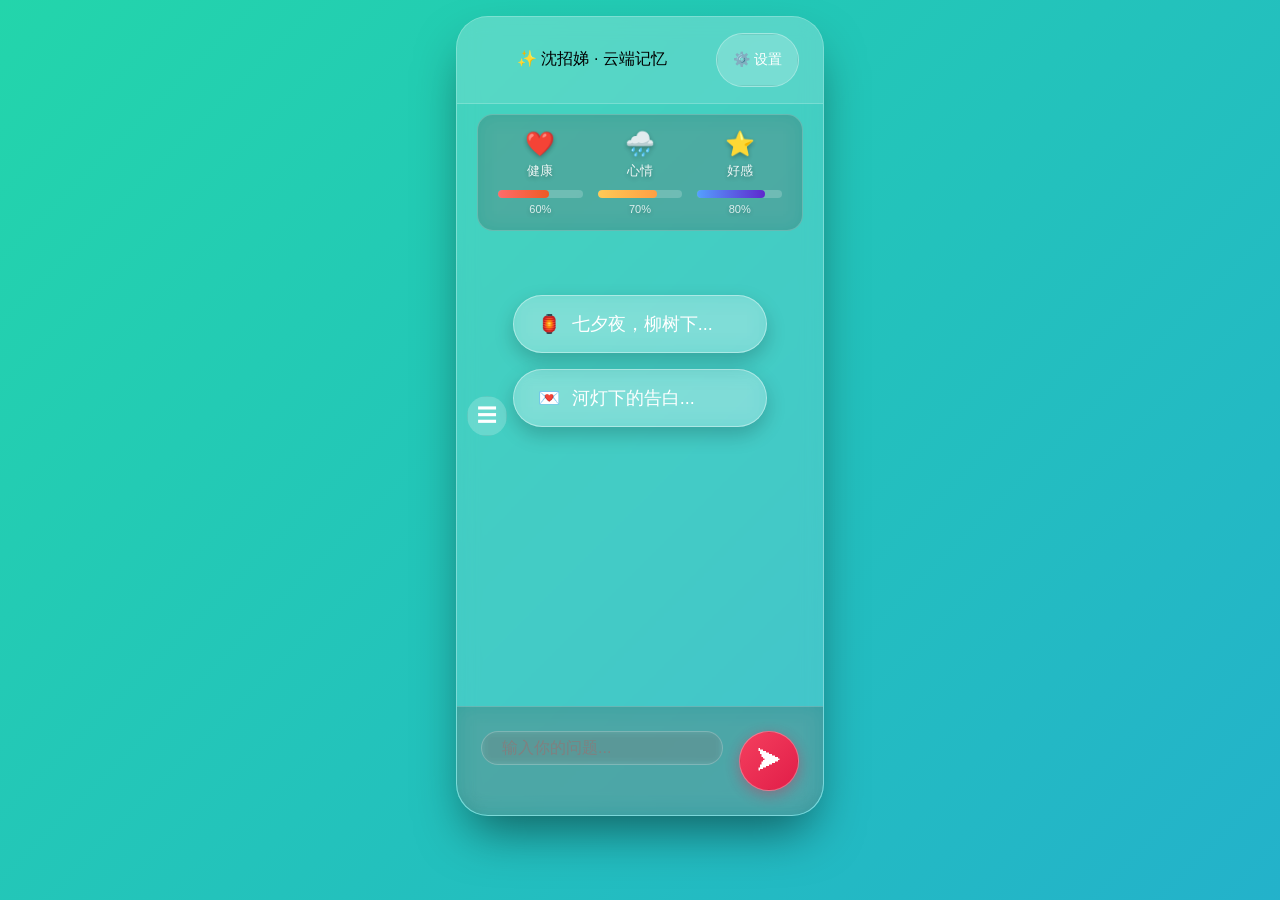
<file: index.html>
<!DOCTYPE html>
<html lang="zh-CN">
  <head>
    <link rel="stylesheet" href="./assets/uni.e5acbbb6.css">

    <meta charset="UTF-8" />
    <script>
      var coverSupport = 'CSS' in window && typeof CSS.supports === 'function' && (CSS.supports('top: env(a)') ||
        CSS.supports('top: constant(a)'))
      document.write(
        '<meta name="viewport" content="width=device-width, user-scalable=no, initial-scale=1.0, maximum-scale=1.0, minimum-scale=1.0' +
        (coverSupport ? ', viewport-fit=cover' : '') + '" />')
    </script>
    <title>shenzhaodi-houduan</title>
    <!--preload-links-->
    <!--app-context-->
    <script type="module" crossorigin src="./assets/index-sdEywEzA.js"></script>
    <link rel="stylesheet" crossorigin href="./assets/index-4vfk8W3U.css">
  </head>
  <body>
    <div id="app"><!--app-html--></div>
  </body>
</html>
</file>
<file: assets/uni.e5acbbb6.css>
uni-button{position:relative;display:block;margin-left:auto;margin-right:auto;padding-left:14px;padding-right:14px;box-sizing:border-box;font-size:18px;text-align:center;text-decoration:none;line-height:2.55555556;border-radius:5px;-webkit-tap-highlight-color:transparent;overflow:hidden;color:#000;background-color:#f8f8f8;cursor:pointer}uni-button[hidden]{display:none!important}uni-button:after{content:" ";width:200%;height:200%;position:absolute;top:0;left:0;border:1px solid rgba(0,0,0,.2);transform:scale(.5);transform-origin:0 0;box-sizing:border-box;border-radius:10px}uni-button[native]{padding-left:0;padding-right:0}uni-button[native] .uni-button-cover-view-wrapper{border:inherit;border-color:inherit;border-radius:inherit;background-color:inherit}uni-button[native] .uni-button-cover-view-inner{padding-left:14px;padding-right:14px}uni-button uni-cover-view{line-height:inherit;white-space:inherit}uni-button[type=default]{color:#000;background-color:#f8f8f8}uni-button[type=primary]{color:#fff;background-color:#007aff}uni-button[type=warn]{color:#fff;background-color:#e64340}uni-button[disabled]{color:rgba(255,255,255,.6);cursor:not-allowed}uni-button[disabled][type=default],uni-button[disabled]:not([type]){color:rgba(0,0,0,.3);background-color:#f7f7f7}uni-button[disabled][type=primary]{background-color:rgba(0,122,255,.6)}uni-button[disabled][type=warn]{background-color:#ec8b89}uni-button[type=primary][plain]{color:#007aff;border:1px solid #007aff;background-color:transparent}uni-button[type=primary][plain][disabled]{color:rgba(0,0,0,.2);border-color:rgba(0,0,0,.2)}uni-button[type=primary][plain]:after{border-width:0}uni-button[type=default][plain]{color:#353535;border:1px solid #353535;background-color:transparent}uni-button[type=default][plain][disabled]{color:rgba(0,0,0,.2);border-color:rgba(0,0,0,.2)}uni-button[type=default][plain]:after{border-width:0}uni-button[plain]{color:#353535;border:1px solid #353535;background-color:transparent}uni-button[plain][disabled]{color:rgba(0,0,0,.2);border-color:rgba(0,0,0,.2)}uni-button[plain]:after{border-width:0}uni-button[plain][native] .uni-button-cover-view-inner{padding:0}uni-button[type=warn][plain]{color:#e64340;border:1px solid #e64340;background-color:transparent}uni-button[type=warn][plain][disabled]{color:rgba(0,0,0,.2);border-color:rgba(0,0,0,.2)}uni-button[type=warn][plain]:after{border-width:0}uni-button[size=mini]{display:inline-block;line-height:2.3;font-size:13px;padding:0 1.34em}uni-button[size=mini][native]{padding:0}uni-button[size=mini][native] .uni-button-cover-view-inner{padding:0 1.34em}uni-button[loading]:not([disabled]){cursor:progress}uni-button[loading]:before{content:" ";display:inline-block;width:18px;height:18px;vertical-align:middle;animation:uni-loading 1s steps(12,end) infinite;background-size:100%}uni-button[loading][type=primary]{color:rgba(255,255,255,.6);background-color:#0062cc}uni-button[loading][type=primary][plain]{color:#007aff;background-color:transparent}uni-button[loading][type=default]{color:rgba(0,0,0,.6);background-color:#dedede}uni-button[loading][type=default][plain]{color:#353535;background-color:transparent}uni-button[loading][type=warn]{color:rgba(255,255,255,.6);background-color:#ce3c39}uni-button[loading][type=warn][plain]{color:#e64340;background-color:transparent}uni-button[loading][native]:before{content:none}.button-hover{color:rgba(0,0,0,.6);background-color:#dedede}.button-hover[plain]{color:rgba(53,53,53,.6);border-color:rgba(53,53,53,.6);background-color:transparent}.button-hover[type=primary]{color:rgba(255,255,255,.6);background-color:#0062cc}.button-hover[type=primary][plain]{color:rgba(0,122,255,.6);border-color:rgba(0,122,255,.6);background-color:transparent}.button-hover[type=default]{color:rgba(0,0,0,.6);background-color:#dedede}.button-hover[type=default][plain]{color:rgba(53,53,53,.6);border-color:rgba(53,53,53,.6);background-color:transparent}.button-hover[type=warn]{color:rgba(255,255,255,.6);background-color:#ce3c39}.button-hover[type=warn][plain]{color:rgba(230,67,64,.6);border-color:rgba(230,67,64,.6);background-color:transparent}uni-input{display:block;font-size:16px;line-height:1.4em;height:1.4em;min-height:1.4em;overflow:hidden}uni-input[hidden]{display:none}.uni-input-wrapper,.uni-input-placeholder,.uni-input-form,.uni-input-input{outline:none;border:none;padding:0;margin:0;text-decoration:inherit}.uni-input-wrapper,.uni-input-form{display:flex;position:relative;width:100%;height:100%;flex-direction:column;justify-content:center}.uni-input-placeholder,.uni-input-input{width:100%}.uni-input-placeholder{position:absolute;top:auto!important;left:0;color:gray;overflow:hidden;text-overflow:clip;white-space:pre;word-break:keep-all;pointer-events:none;line-height:inherit}.uni-input-input{position:relative;display:block;height:100%;background:none;color:inherit;opacity:1;font:inherit;line-height:inherit;letter-spacing:inherit;text-align:inherit;text-indent:inherit;text-transform:inherit;text-shadow:inherit}.uni-input-input[type=search]::-webkit-search-cancel-button,.uni-input-input[type=search]::-webkit-search-decoration{display:none}.uni-input-input::-webkit-outer-spin-button,.uni-input-input::-webkit-inner-spin-button{-webkit-appearance:none;appearance:none;margin:0}.uni-input-input[type=number]{-moz-appearance:textfield}.uni-input-input:disabled{-webkit-text-fill-color:currentcolor}.uni-scroll-view-refresher{position:relative;overflow:hidden;flex-shrink:0}.uni-scroll-view-refresher-container{position:absolute;width:100%;bottom:0;display:flex;flex-direction:column-reverse}.uni-scroll-view-refresh{position:absolute;top:0;left:0;right:0;bottom:0;display:flex;flex-direction:row;justify-content:center;align-items:center}.uni-scroll-view-refresh-inner{display:flex;align-items:center;justify-content:center;line-height:0;width:40px;height:40px;border-radius:50%;background-color:#fff;box-shadow:0 1px 6px rgba(0,0,0,.118),0 1px 4px rgba(0,0,0,.118)}.uni-scroll-view-refresh__spinner{transform-origin:center center;animation:uni-scroll-view-refresh-rotate 2s linear infinite}.uni-scroll-view-refresh__spinner>circle{stroke:currentColor;stroke-linecap:round;animation:uni-scroll-view-refresh-dash 2s linear infinite}@keyframes uni-scroll-view-refresh-rotate{0%{transform:rotate(0)}to{transform:rotate(360deg)}}@keyframes uni-scroll-view-refresh-dash{0%{stroke-dasharray:1,200;stroke-dashoffset:0}50%{stroke-dasharray:89,200;stroke-dashoffset:-35px}to{stroke-dasharray:89,200;stroke-dashoffset:-124px}}uni-scroll-view{display:block;width:100%}uni-scroll-view[hidden]{display:none}.uni-scroll-view{position:relative;-webkit-overflow-scrolling:touch;width:100%;height:100%;max-height:inherit}.uni-scroll-view-scrollbar-hidden::-webkit-scrollbar{display:none}.uni-scroll-view-scrollbar-hidden{-moz-scrollbars:none;scrollbar-width:none}.uni-scroll-view-content{width:100%;height:100%}uni-text[selectable]{cursor:auto;-webkit-user-select:text;user-select:text}uni-text{white-space:pre-line}uni-view{display:block}uni-view[hidden]{display:none}uni-modal{position:fixed;top:0;right:0;bottom:0;left:0;z-index:999;display:block;box-sizing:border-box}.uni-modal{position:fixed;z-index:999;width:80%;max-width:300px;top:50%;left:50%;transform:translate(-50%,-50%);background-color:#fff;text-align:center;border-radius:3px;overflow:hidden}.uni-modal *{box-sizing:border-box}.uni-modal__hd{padding:1em 1.6em .3em}.uni-modal__title{font-weight:400;font-size:18px;word-wrap:break-word;word-break:break-all;white-space:pre-wrap;overflow:hidden;text-overflow:ellipsis;display:-webkit-box;-webkit-line-clamp:2;-webkit-box-orient:vertical}.uni-modal__bd{padding:1.3em 1.6em;min-height:40px;font-size:15px;line-height:1.4;word-wrap:break-word;word-break:break-all;white-space:pre-wrap;color:#999;max-height:400px;overflow-x:hidden;overflow-y:auto}.uni-modal__textarea{resize:none;border:0;margin:0;width:90%;padding:10px;font-size:20px;outline:none;border:none;background-color:#eee;text-decoration:inherit;line-height:1.2}.uni-modal__ft{position:relative;line-height:48px;font-size:18px;display:flex}.uni-modal__ft:after{content:" ";position:absolute;left:0;top:0;right:0;height:1px;border-top:1px solid #d5d5d6;color:#d5d5d6;transform-origin:0 0;transform:scaleY(.5)}.uni-modal__btn{display:block;flex:1;color:#3cc51f;text-decoration:none;-webkit-tap-highlight-color:rgba(0,0,0,0);position:relative;cursor:pointer}.uni-modal__btn:active{background-color:#eee}.uni-modal__btn:after{content:" ";position:absolute;left:0;top:0;width:1px;bottom:0;border-left:1px solid #d5d5d6;color:#d5d5d6;transform-origin:0 0;transform:scaleX(.5)}.uni-modal__btn:first-child:after{display:none}.uni-modal__btn_default{color:#353535}.uni-modal__btn_primary{color:#007aff}uni-toast{position:fixed;top:0;right:0;bottom:0;left:0;z-index:999;display:block;box-sizing:border-box;pointer-events:none;font-size:16px}.uni-sample-toast{position:fixed;z-index:999;top:50%;left:50%;transform:translate(-50%,-50%);text-align:center;max-width:80%}.uni-simple-toast__text{display:inline-block;vertical-align:middle;color:#fff;background-color:rgba(17,17,17,.7);padding:10px 20px;border-radius:5px;font-size:13px;text-align:center;max-width:100%;word-break:break-word;white-space:normal}uni-toast .uni-mask{pointer-events:auto}.uni-toast{position:fixed;z-index:999;width:8em;top:50%;left:50%;transform:translate(-50%,-50%);background:rgba(17,17,17,.7);text-align:center;border-radius:5px;color:#fff}.uni-toast *{box-sizing:border-box}.uni-toast__icon{margin:20px 0 0;width:38px!important;height:38px!important;vertical-align:baseline!important}.uni-icon_toast{margin:15px 0 0}.uni-icon_toast.uni-icon-success-no-circle:before{color:#fff;font-size:55px}.uni-icon_toast.uni-loading{margin:20px 0 0;width:38px;height:38px;vertical-align:baseline}.uni-toast__content{margin:0 0 15px}
</file>
<file: assets/index-4vfk8W3U.css>
*{margin:0;-webkit-tap-highlight-color:transparent}html,body{-webkit-user-select:none;user-select:none;width:100%;height:100%}body{overflow-x:hidden;font-size:16px}uni-app,uni-page,uni-page-wrapper,uni-page-body{display:block;box-sizing:border-box;width:100%}uni-page-wrapper{position:relative}#app,uni-app,uni-page,uni-page-wrapper{height:100%}.uni-mask{position:fixed;z-index:999;top:0;right:0;left:0;bottom:0;background:rgba(0,0,0,.5)}.uni-fade-enter-active,.uni-fade-leave-active{transition-duration:.25s;transition-property:opacity;transition-timing-function:ease}.uni-fade-enter-from,.uni-fade-leave-active{opacity:0}.uni-loading,uni-button[loading]:before{background-color:transparent;background-image:url(data:image/svg+xml;base64,\ [base64]);background-repeat:no-repeat}.uni-loading{width:20px;height:20px;display:inline-block;vertical-align:middle;animation:uni-loading 1s steps(12,end) infinite;background-size:100%}@keyframes uni-loading{0%{transform:rotate3d(0,0,1,0)}to{transform:rotate3d(0,0,1,360deg)}}html{--primary-color: #007aff;--UI-BG: #fff;--UI-BG-1: #f7f7f7;--UI-BG-2: #fff;--UI-BG-3: #f7f7f7;--UI-BG-4: #4c4c4c;--UI-BG-5: #fff;--UI-FG: #000;--UI-FG-0: rgba(0, 0, 0, .9);--UI-FG-HALF: rgba(0, 0, 0, .9);--UI-FG-1: rgba(0, 0, 0, .5);--UI-FG-2: rgba(0, 0, 0, .3);--UI-FG-3: rgba(0, 0, 0, .1)}uni-page[data-type] uni-page-body{background-color:transparent}body:after{position:fixed;content:"";left:-1000px;top:-1000px;animation:shadow-preload .1s;animation-delay:3s}@keyframes shadow-preload{0%{background-image:url(https://cdn.dcloud.net.cn/img/shadow-grey.png)}to{background-image:url(https://cdn.dcloud.net.cn/img/shadow-grey.png)}}.uni-async-error{position:absolute;left:0;right:0;top:0;bottom:0;color:#999;padding:100px 10px;text-align:center}.uni-async-loading{box-sizing:border-box;width:100%;padding:50px;text-align:center}.uni-async-loading .uni-loading{width:30px;height:30px}.settings-panel .uni-input-input{height:40px!important;min-height:40px!important;line-height:40px!important;padding:0 10px!important;box-sizing:border-box!important}.settings-panel .setting-item,.settings-panel .auth-form{height:auto!important;min-height:50px!important}.settings-panel .uni-input-input{background-color:rgba(255,255,255,.2)!important}.save-settings{background:linear-gradient(135deg,#6366f1,#8b5cf6)!important;border:none!important;color:#fff!important;padding:12px!important;border-radius:40px!important;cursor:pointer!important;font-weight:600!important;margin-top:8px!important;transition:all .3s!important;border:1px solid rgba(255,255,255,.2)!important;font-size:16px!important;line-height:1.5!important;white-space:nowrap!important;min-width:120px!important;text-align:center!important;opacity:1!important;visibility:visible!important}.api-warning{margin-bottom:40px!important;display:block!important}
</file>
